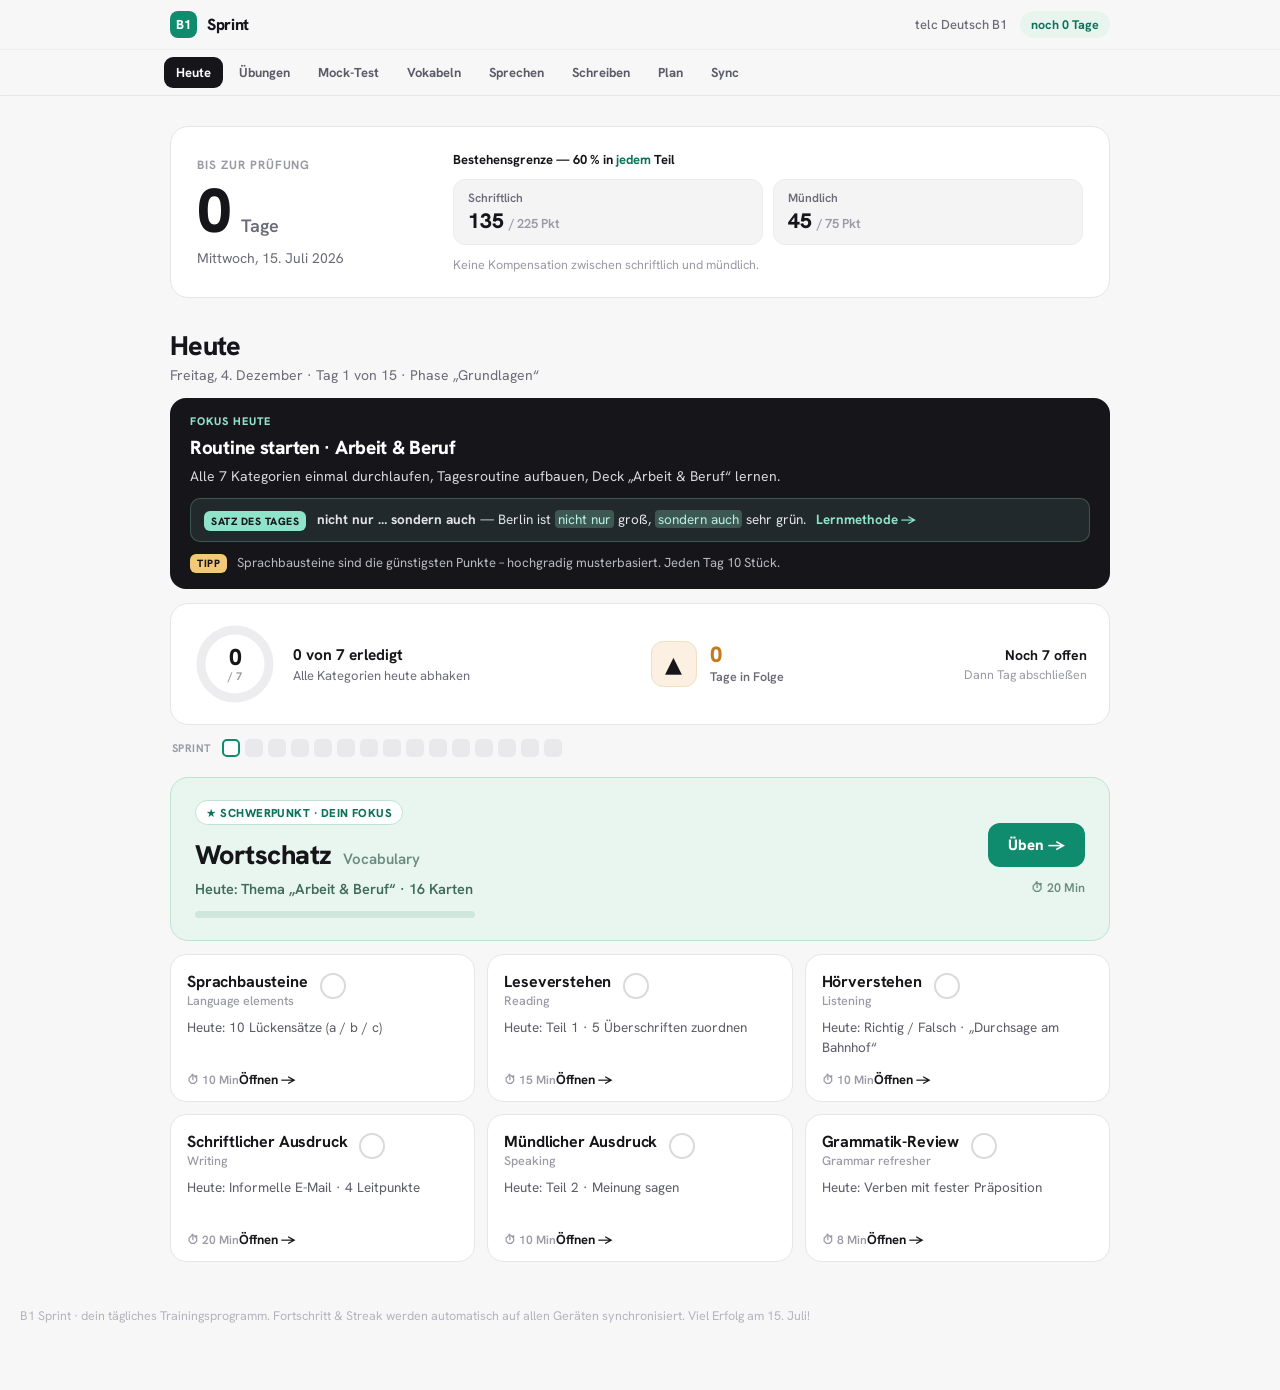
<file: app/index.html>
<!DOCTYPE html>
<html lang="de">
<head>
<meta charset="utf-8">
<meta name="viewport" content="width=device-width, initial-scale=1">
<title>B1 Sprint — telc Deutsch B1 Trainer</title>
<link rel="preconnect" href="https://fonts.googleapis.com">
<link rel="preconnect" href="https://fonts.gstatic.com" crossorigin>
<link href="https://fonts.googleapis.com/css2?family=Hanken+Grotesk:wght@400;500;600;700;800&display=swap" rel="stylesheet">
<link rel="stylesheet" href="./styles.css">
</head>
<body>
<div id="root"></div>
<script type="module" src="./app.js"></script>
</body>
</html>
</file>
<file: app/styles.css>
*{box-sizing:border-box}
html,body{margin:0;padding:0;background:#F7F7F8}
body{font-family:'Hanken Grotesk',system-ui,-apple-system,sans-serif;color:#15151A;-webkit-font-smoothing:antialiased;text-rendering:optimizeLegibility}
button{font-family:inherit;cursor:pointer;border:none;background:none;color:inherit;touch-action:manipulation}
*{-webkit-tap-highlight-color:transparent}
textarea,input,select{font-family:inherit}
::selection{background:#CDEBE1}
h1,h2,h3,p{margin:0}

@keyframes b1fade{from{opacity:0;transform:translateY(8px)}to{opacity:1;transform:none}}
@keyframes b1pop{0%{transform:translateX(-50%) scale(.9);opacity:0}55%{transform:translateX(-50%) scale(1.04)}100%{transform:translateX(-50%) scale(1);opacity:1}}
@keyframes b1flip{from{transform:rotateY(0)}to{transform:rotateY(180deg)}}

.wrap{min-height:100vh;background:#F7F7F8;padding-bottom:64px}
.container{max-width:980px;margin:0 auto;padding-left:20px;padding-right:20px}

/* ---------------- header ---------------- */
.header{position:sticky;top:0;z-index:30;background:rgba(247,247,248,.82);backdrop-filter:saturate(1.4) blur(10px);border-bottom:1px solid #E6E6E8}
.header-inner{max-width:980px;margin:0 auto;padding:11px 20px;display:flex;align-items:center;justify-content:space-between;gap:16px}
.brand{display:flex;align-items:center;gap:10px}
.brand-badge{width:27px;height:27px;border-radius:8px;background:#0E8C6D;display:flex;align-items:center;justify-content:center;color:#fff;font-weight:800;font-size:13px;letter-spacing:-.02em}
.brand-name{font-weight:800;font-size:16px;letter-spacing:-.02em}
.header-right{display:flex;align-items:center;gap:13px}
.header-exam{font-size:13px;color:#6B6B78;font-weight:500}
.header-days{font-size:12.5px;font-weight:700;color:#0B7359;background:#E8F5EF;padding:5px 11px;border-radius:999px;font-variant-numeric:tabular-nums}
.nav-btn{font-size:13px;font-weight:700;color:#5C5C68;padding:7px 12px;border-radius:9px;white-space:nowrap;flex-shrink:0}
.nav-btn:hover{background:#ECECEE}
.nav-btn.active{background:#15151A;color:#fff}
.tabbar{border-top:1px solid #EFEFF1}
.tabbar-inner{max-width:980px;margin:0 auto;padding:7px 14px;display:flex;gap:4px;overflow-x:auto;scrollbar-width:none;-webkit-overflow-scrolling:touch}
.tabbar-inner::-webkit-scrollbar{display:none}

/* ---------------- hero ---------------- */
.hero{padding:30px 20px 6px}
.hero-card{background:#fff;border:1px solid #E6E6E8;border-radius:18px;padding:24px 26px;display:flex;flex-wrap:wrap;gap:26px;align-items:center;justify-content:space-between}
.eyebrow{font-size:12px;font-weight:700;letter-spacing:.08em;text-transform:uppercase;color:#9A9AA6}
.countdown-num{display:flex;align-items:baseline;gap:11px;margin-top:9px}
.countdown-num .n{font-size:62px;line-height:.92;font-weight:800;letter-spacing:-.03em;font-variant-numeric:tabular-nums}
.countdown-num .u{font-size:18px;font-weight:600;color:#6B6B78}
.countdown-date{margin-top:10px;font-size:14px;color:#6B6B78}
.threshold-title{font-size:13px;font-weight:700;color:#15151A}
.threshold-title em{font-style:normal;color:#0B7359}
.threshold-row{display:flex;gap:10px;flex-wrap:wrap}
.threshold-box{flex:1;min-width:130px;background:#F4F4F5;border:1px solid #ECECED;border-radius:12px;padding:10px 14px}
.threshold-label{font-size:12px;color:#6B6B78;font-weight:600}
.threshold-val{font-size:21px;font-weight:800;font-variant-numeric:tabular-nums;margin-top:1px}
.threshold-val .of{font-size:13px;color:#9A9AA6;font-weight:600}
.threshold-note{font-size:12.5px;color:#9A9AA6}

/* ---------------- heute section ---------------- */
.section{padding:24px 20px 10px}
.section-head{display:flex;align-items:flex-end;justify-content:space-between;gap:16px;margin-bottom:14px}
.section-title{margin:0;font-size:27px;font-weight:800;letter-spacing:-.025em}
.section-sub{font-size:14px;color:#6B6B78;margin-top:3px}

.status-card{background:#fff;border:1px solid #E6E6E8;border-radius:18px;padding:18px 22px;display:flex;flex-wrap:wrap;gap:24px;align-items:center;justify-content:space-between;margin-bottom:14px}
.status-left{display:flex;align-items:center;gap:16px}
.ring-wrap{position:relative;width:84px;height:84px;flex-shrink:0}
.ring-center{position:absolute;inset:0;display:flex;flex-direction:column;align-items:center;justify-content:center}
.ring-center .n{font-size:23px;font-weight:800;line-height:1;font-variant-numeric:tabular-nums}
.ring-center .t{font-size:11px;color:#9A9AA6;font-weight:700}
.status-pct{font-size:15.5px;font-weight:700}
.status-hint{font-size:13px;color:#6B6B78;margin-top:2px}
.streak-box{display:flex;align-items:center;gap:13px}
.streak-flame{width:46px;height:46px;border-radius:12px;background:#FBF0E2;border:1px solid #F2DEC0;display:flex;align-items:center;justify-content:center;font-size:22px}
.streak-n{font-size:22px;font-weight:800;line-height:1;font-variant-numeric:tabular-nums;color:#C7791F}
.streak-label{font-size:12.5px;color:#6B6B78;font-weight:600;margin-top:2px}
.finish-btn{background:#0E8C6D;color:#fff;font-weight:800;font-size:15px;padding:13px 22px;border-radius:13px;box-shadow:0 10px 24px -10px rgba(14,140,109,.6);animation:b1fade .3s}
.finish-btn:hover{background:#0c7e62}
.remaining-hint{text-align:right}
.remaining-hint .r{font-size:14px;font-weight:700;color:#15151A}
.remaining-hint .h{font-size:12.5px;color:#9A9AA6;margin-top:2px}

.runway{display:flex;align-items:center;gap:5px;margin:0 2px 20px;flex-wrap:wrap}
.runway-label{font-size:11px;color:#9A9AA6;font-weight:700;letter-spacing:.04em;text-transform:uppercase;margin-right:6px}
.runway-cell{width:18px;height:18px;border-radius:5px;display:inline-flex;align-items:center;justify-content:center;color:#fff;font-size:11px;font-weight:800}
.runway-cell.done{background:#0E8C6D}
.runway-cell.today{background:#fff;border:2px solid #0E8C6D}
.runway-cell.future{background:#E9E9EC}
.runway-cell.missed{background:#F4DCC9;border:1px solid #E9C4A3}

.hero-cat{width:100%;text-align:left;background:#E9F6F0;border:1px solid #BEE3D4;border-radius:18px;padding:22px 24px;display:flex;flex-wrap:wrap;gap:20px;align-items:center;justify-content:space-between;margin-bottom:13px;transition:box-shadow .15s,transform .1s}
.hero-cat:hover{box-shadow:0 12px 30px -16px rgba(14,140,109,.5)}
.hero-cat-main{min-width:240px;flex:1}
.hero-tag{display:inline-flex;align-items:center;gap:7px;background:#fff;border:1px solid #BEE3D4;color:#0B7359;font-size:11.5px;font-weight:800;letter-spacing:.04em;text-transform:uppercase;padding:4px 10px;border-radius:999px}
.hero-title-row{display:flex;align-items:baseline;gap:11px;margin-top:12px}
.hero-title-row .de{font-size:27px;font-weight:800;letter-spacing:-.02em}
.hero-title-row .en{font-size:15px;color:#6B8B80;font-weight:600}
.hero-task{font-size:14.5px;color:#3F6B5C;margin-top:7px;font-weight:600}
.hero-bar{margin-top:13px;height:7px;background:#CDE7DC;border-radius:999px;overflow:hidden;max-width:280px}
.hero-bar-fill{height:100%;background:#0E8C6D;border-radius:999px;transition:width .4s}
.hero-cat-side{display:flex;flex-direction:column;align-items:flex-end;gap:12px}
.hero-done{display:flex;align-items:center;gap:7px;color:#0B7359;font-weight:800;font-size:14px}
.hero-done .tick{width:24px;height:24px;border-radius:50%;background:#0E8C6D;color:#fff;display:inline-flex;align-items:center;justify-content:center;font-size:13px}
.hero-open-btn{background:#0E8C6D;color:#fff;font-weight:800;font-size:15px;padding:12px 20px;border-radius:12px}
.hero-time{font-size:12.5px;color:#6B8B80;font-weight:600}

.cat-grid{display:grid;grid-template-columns:repeat(auto-fit,minmax(232px,1fr));gap:12px}
.cat-card{text-align:left;background:#fff;border:1px solid #E6E6E8;border-radius:16px;padding:16px 16px 13px;display:flex;flex-direction:column;gap:9px;min-height:148px;transition:border-color .15s,box-shadow .15s;width:100%}
.cat-card:hover{border-color:#C9C9CE;box-shadow:0 8px 22px -14px rgba(0,0,0,.22)}
.cat-card-top{display:flex;align-items:flex-start;justify-content:space-between;gap:10px}
.cat-card-de{font-size:16px;font-weight:700;letter-spacing:-.01em}
.cat-card-en{font-size:12.5px;color:#9A9AA6;font-weight:500}
.cat-toggle{flex-shrink:0;padding:2px}
.cat-toggle .on{display:flex;width:26px;height:26px;border-radius:50%;background:#0E8C6D;color:#fff;align-items:center;justify-content:center;font-size:14px;font-weight:800}
.cat-toggle .off{display:block;width:26px;height:26px;border-radius:50%;border:2px solid #D9D9DE}
.cat-card-task{font-size:13.5px;color:#5C5C68;line-height:1.45;flex:1}
.cat-card-bottom{display:flex;align-items:center;justify-content:space-between;margin-top:2px}
.cat-card-time{font-size:12px;color:#9A9AA6;font-weight:600}
.cat-card-done{font-size:13px;font-weight:700;color:#0B7359}
.cat-card-open{font-size:13px;font-weight:700;color:#15151A}

/* ---------------- Übungen library ---------------- */
.lib-group{margin-bottom:22px}
.lib-group-title{font-size:15px;font-weight:800;letter-spacing:-.01em;margin-bottom:10px;display:flex;align-items:center;gap:8px}
.lib-count{font-size:11.5px;font-weight:700;color:#9A9AA6;background:#F0F0F2;border-radius:999px;padding:2px 8px}
.lib-grid{display:grid;grid-template-columns:repeat(auto-fill,minmax(230px,1fr));gap:10px}
.lib-card{text-align:left;background:#fff;border:1px solid #E6E6E8;border-radius:14px;padding:13px 15px;display:flex;flex-direction:column;gap:10px;min-height:84px;transition:border-color .15s,box-shadow .15s;width:100%}
.lib-card:hover{border-color:#C9C9CE;box-shadow:0 8px 22px -14px rgba(0,0,0,.22)}
.lib-card-top{display:flex;align-items:flex-start;justify-content:space-between;gap:8px}
.lib-title{font-size:14px;font-weight:700;line-height:1.3}
.lib-real{flex-shrink:0;font-size:10.5px;font-weight:800;color:#0B7359;background:#E8F5EF;border:1px solid #BEE3D4;padding:2px 7px;border-radius:999px;white-space:nowrap}
.lib-real.own{color:#8A5A12;background:#FBF1E2;border-color:#F2DEC0}
.lib-card-bottom{display:flex;align-items:center;justify-content:space-between;gap:8px;margin-top:auto}
.lib-score{font-size:12px;font-weight:800;padding:3px 9px;border-radius:999px}
.lib-score.neu{background:#F0F0F2;color:#9A9AA6}
.lib-score.part{background:#FBF1E2;color:#B4632A}
.lib-score.full{background:#E8F5EF;color:#0B7359}
.lib-open{font-size:12.5px;font-weight:700;color:#15151A}

/* ---------------- focus banner (today's plan) ---------------- */
.focus-banner{background:#15151A;color:#fff;border-radius:16px;padding:16px 20px;margin-bottom:14px}
.focus-top{display:flex;align-items:center;justify-content:space-between;gap:12px}
.focus-eyebrow{font-size:11px;font-weight:800;letter-spacing:.09em;text-transform:uppercase;color:#8FE3C8}
.focus-flag{font-size:11.5px;font-weight:800;background:rgba(143,227,200,.16);color:#8FE3C8;padding:4px 11px;border-radius:999px}
.focus-title{font-size:19px;font-weight:800;letter-spacing:-.015em;margin-top:7px}
.focus-goal{font-size:14px;line-height:1.5;color:#D7D7DD;margin-top:6px}
.focus-paper{font-size:13px;line-height:1.5;color:#E4E4EA;margin-top:11px;background:rgba(255,255,255,.06);border:1px solid rgba(143,227,200,.2);border-radius:10px;padding:9px 12px}
.focus-paper-label{display:inline-block;font-size:10.5px;font-weight:800;text-transform:uppercase;letter-spacing:.05em;color:#15151A;background:#8FE3C8;padding:2px 7px;border-radius:6px;margin-right:7px;vertical-align:middle}
.focus-tip{font-size:13px;line-height:1.5;color:#B9B9C2;margin-top:11px}
.focus-tip-label{display:inline-block;font-size:10.5px;font-weight:800;text-transform:uppercase;letter-spacing:.05em;color:#15151A;background:#F2C879;padding:2px 7px;border-radius:6px;margin-right:7px;vertical-align:middle}

/* ---------------- 15-day plan ---------------- */
.plan-list{display:flex;flex-direction:column;gap:10px}
.plan-day{display:flex;gap:16px;background:#fff;border:1px solid #E6E6E8;border-radius:16px;padding:16px 18px}
.plan-day.today{border-color:#0E8C6D;box-shadow:0 10px 26px -16px rgba(14,140,109,.5);background:#F4FBF8}
.plan-day.done{background:#FBFBFC}
.plan-day.done .plan-day-body{opacity:.72}
.plan-day-rail{flex-shrink:0;width:64px;text-align:center;border-right:1px solid #EFEFF1;padding-right:14px}
.plan-day-num{font-size:26px;font-weight:800;line-height:1;letter-spacing:-.03em;font-variant-numeric:tabular-nums}
.plan-day.today .plan-day-num{color:#0B7359}
.plan-day-date{font-size:11.5px;color:#9A9AA6;font-weight:600;margin-top:5px}
.plan-day-body{flex:1;min-width:0}
.plan-day-head{display:flex;align-items:flex-start;justify-content:space-between;gap:12px}
.plan-phase{display:inline-block;font-size:10.5px;font-weight:800;text-transform:uppercase;letter-spacing:.05em;color:#0B7359;background:#E8F5EF;padding:2px 8px;border-radius:6px;margin-right:9px;vertical-align:middle}
.plan-focus{font-size:16px;font-weight:800;letter-spacing:-.01em}
.plan-badge{flex-shrink:0;font-size:11px;font-weight:800;padding:3px 10px;border-radius:999px}
.plan-badge.done{background:#E8F5EF;color:#0B7359}
.plan-badge.today{background:#0E8C6D;color:#fff}
.plan-badge.missed{background:#F4DCC9;color:#B4632A}
.plan-day-goal{font-size:13.5px;line-height:1.5;color:#4A4A54;margin-top:8px}
.plan-day-paper{font-size:13px;line-height:1.5;color:#33333B;margin-top:10px;background:#E9F6F0;border:1px solid #BEE3D4;border-radius:10px;padding:9px 12px}
.plan-paper-tag{display:inline-block;font-size:10.5px;font-weight:800;color:#0B7359;background:#fff;border:1px solid #BEE3D4;padding:2px 8px;border-radius:6px;margin-right:8px;vertical-align:middle;white-space:nowrap}
.paper-legend{display:flex;flex-direction:column;gap:8px}
.paper-legend-item{display:flex;align-items:center;gap:4px;flex-wrap:wrap}
.paper-legend-full{font-size:13px;color:#5C5C68}
.plan-chips{display:flex;flex-wrap:wrap;gap:6px;margin-top:11px}
.plan-chip{font-size:11.5px;font-weight:600;color:#5C5C68;background:#F4F4F5;border:1px solid #ECECED;padding:4px 9px;border-radius:8px}
.plan-day-tip{font-size:12.5px;line-height:1.5;color:#6B6B78;margin-top:11px}
.plan-day-tip .focus-tip-label{background:#F2E4C0;color:#8A5A12}

/* ---------------- supporting sections ---------------- */
.sub-nav{display:flex;gap:6px;flex-wrap:wrap;margin-bottom:16px}

.helper-card{background:#fff;border:1px solid #E6E6E8;border-radius:18px;padding:22px 24px;margin-bottom:16px}
.helper-title{font-size:19px;font-weight:800;letter-spacing:-.015em;margin-bottom:4px}
.helper-sub{font-size:13.5px;color:#6B6B78;margin-bottom:16px}
.template-list{display:flex;flex-direction:column;gap:10px}
.template-row{display:flex;gap:14px;padding:12px 14px;background:#F7F7F8;border-radius:12px;align-items:flex-start}
.template-step{flex-shrink:0;width:96px;font-size:12px;font-weight:800;color:#0B7359;text-transform:uppercase;letter-spacing:.03em;padding-top:2px}
.template-body .de{font-size:14.5px;font-weight:600}
.template-body .note{font-size:12.5px;color:#9A9AA6;margin-top:3px}

.bank-grid{display:grid;grid-template-columns:repeat(auto-fit,minmax(240px,1fr));gap:14px;margin-top:6px}
.bank-group{background:#F7F7F8;border-radius:14px;padding:14px 16px}
.bank-group-title{font-size:12.5px;font-weight:800;color:#0B7359;text-transform:uppercase;letter-spacing:.03em;margin-bottom:8px}
.bank-phrase{font-size:14px;color:#3A3A42;line-height:1.7}

.checklist{display:flex;flex-direction:column;gap:8px;margin-top:16px}
.checklist-item{display:flex;align-items:flex-start;gap:10px;padding:11px 13px;background:#F7F7F8;border-radius:11px;text-align:left;width:100%}
.checklist-item.checked{background:#E9F6F0}
.check-box{width:20px;height:20px;border-radius:6px;border:2px solid #D9D9DE;flex-shrink:0;margin-top:1px;display:flex;align-items:center;justify-content:center;font-size:12px;font-weight:800;color:#fff}
.checklist-item.checked .check-box{background:#0E8C6D;border-color:#0E8C6D}
.checklist-text{font-size:14px;color:#3A3A42;line-height:1.4}

/* ---------------- mock test log ---------------- */
.mock-form{display:grid;grid-template-columns:repeat(auto-fit,minmax(150px,1fr));gap:12px;margin-bottom:16px}
.mock-field label{font-size:12px;font-weight:700;color:#6B6B78;display:block;margin-bottom:5px}
.mock-field input{width:100%;padding:9px 11px;border:1px solid #E0E0E3;border-radius:10px;font-size:14px;font-variant-numeric:tabular-nums}
.mock-field input:focus{outline:2px solid #0E8C6D;outline-offset:1px;border-color:#0E8C6D}
.mock-add-btn{background:#15151A;color:#fff;font-weight:700;font-size:14px;padding:11px 18px;border-radius:11px}
.mock-add-btn:hover{background:#2c2c33}
.mock-table{width:100%;border-collapse:collapse;margin-top:8px;font-size:13.5px}
.mock-table th{text-align:left;font-size:11.5px;color:#9A9AA6;font-weight:700;text-transform:uppercase;letter-spacing:.03em;padding:0 10px 8px}
.mock-table td{padding:10px;border-top:1px solid #EFEFF1}
.pill{display:inline-flex;align-items:center;gap:4px;font-size:12px;font-weight:800;padding:3px 9px;border-radius:999px}
.pill.pass{background:#E8F5EF;color:#0B7359}
.pill.fail{background:#FBEAE7;color:#C4432E}
.mock-empty{font-size:13.5px;color:#9A9AA6;padding:10px 2px}
.del-btn{color:#9A9AA6;font-size:12px;font-weight:700}
.del-btn:hover{color:#C4432E}

/* ---------------- focus chunk (Satz des Tages) ---------------- */
.focus-chunk{font-size:13.5px;line-height:1.55;color:#E4E4EA;margin-top:11px;background:rgba(143,227,200,.1);border:1px solid rgba(143,227,200,.25);border-radius:10px;padding:10px 13px}
.focus-chunk mark{background:rgba(143,227,200,.25);color:#B7F0DC;border-radius:4px;padding:0 3px}
.focus-chunk-label{display:inline-block;font-size:10.5px;font-weight:800;text-transform:uppercase;letter-spacing:.05em;color:#15151A;background:#8FE3C8;padding:2px 7px;border-radius:6px;margin-right:7px;vertical-align:middle}
.focus-chunk-link{color:#8FE3C8;font-weight:700;text-decoration:none;white-space:nowrap}
.focus-chunk-link:hover{text-decoration:underline}

/* ---------------- Sprechhilfe: Strategie & Konnektoren ---------------- */
.strat-grid{display:grid;grid-template-columns:repeat(auto-fit,minmax(260px,1fr));gap:14px}
.strat-block{background:#F7F7F8;border-radius:14px;padding:14px 16px}
.strat-title{font-size:13.5px;font-weight:800;color:#0B7359;margin-bottom:9px}
.strat-tip{font-size:13.5px;line-height:1.55;color:#3A3A42;margin-bottom:7px}
.kon-row{padding:14px 2px;border-top:1px solid #EFEFF1}
.kon-row:first-of-type{border-top:none}
.kon-head{display:flex;align-items:baseline;gap:10px;flex-wrap:wrap;margin-bottom:6px}
.kon-frame{font-size:15.5px;font-weight:800;letter-spacing:-.01em;color:#15151A;background:#E9F6F0;border:1px solid #BEE3D4;padding:3px 10px;border-radius:8px}
.kon-en{font-size:12.5px;color:#9A9AA6;font-weight:600}
.kon-ex{font-size:14.5px;line-height:1.6;color:#33333B;margin-bottom:5px}
.kon-ex mark,.muster-body mark{background:#DCF3E9;color:#0B7359;font-weight:700;border-radius:4px;padding:0 3px}
.kon-use{font-size:12.5px;line-height:1.5;color:#6B6B78}
.lern-steps{margin:0;padding-left:20px;display:flex;flex-direction:column;gap:8px;font-size:14px;line-height:1.55;color:#3A3A42}
.lern-plan{display:flex;flex-wrap:wrap;gap:6px;margin-top:14px}
.lern-tag{display:inline-flex;align-items:center;gap:7px;font-size:12px;font-weight:700;color:#5C5C68;background:#F4F4F5;border:1px solid #ECECED;padding:5px 10px;border-radius:999px}
.lern-tag.today{background:#0E8C6D;border-color:#0E8C6D;color:#fff}
.lern-tag-n{font-size:10.5px;font-weight:800;color:#9A9AA6;background:#fff;border-radius:999px;width:17px;height:17px;display:inline-flex;align-items:center;justify-content:center}
.lern-tag.today .lern-tag-n{color:#0B7359}

/* ---------------- Muster-E-Mail ---------------- */
.muster-body{background:#F7F7F8;border:1px solid #ECECED;border-radius:14px;padding:18px 20px;font-size:14.5px;line-height:1.75;color:#26262E}
.muster-body p{margin:0 0 12px}
.muster-body p:last-child{margin-bottom:0}
.lp-badge{display:inline-block;font-size:10.5px;font-weight:800;color:#8A5A12;background:#FBF1E2;border:1px solid #F2DEC0;padding:1px 8px;border-radius:999px;vertical-align:middle;white-space:nowrap}

/* ---------------- Vokabeln (reflexive Verben) ---------------- */
.vok-group{border:1px solid #ECECED;border-radius:14px;margin-bottom:12px;overflow:hidden}
.vok-summary{cursor:pointer;padding:14px 16px;font-size:15px;font-weight:800;letter-spacing:-.01em;background:#F7F7F8;display:flex;align-items:center;gap:10px;list-style:none}
.vok-summary::-webkit-details-marker{display:none}
.vok-summary::before{content:"▸";color:#0E8C6D;font-size:13px;transition:transform .15s}
.vok-group[open] .vok-summary::before{transform:rotate(90deg)}
.vok-note{font-size:12.5px;color:#6B6B78;line-height:1.5;padding:10px 16px;background:#FDFDFD;border-bottom:1px solid #F2F2F4}
.vok-list{display:flex;flex-direction:column}
.vok-row{display:grid;grid-template-columns:minmax(180px,1fr) minmax(140px,.8fr) 1.4fr;gap:6px 16px;align-items:baseline;padding:10px 16px;border-top:1px solid #F2F2F4}
.vok-de{font-size:14px;font-weight:700}
.vok-en{font-size:13px;color:#6B6B78}
.vok-ex{font-size:13px;color:#8A8A96;font-style:italic}
@media (max-width:720px){ .vok-row{grid-template-columns:1fr 1fr} .vok-ex{grid-column:1 / -1} }

/* ---------------- sync ---------------- */
.sync-status-row{display:flex;align-items:center;gap:9px;margin-bottom:14px;font-size:14px;font-weight:700}
.sync-dot{width:10px;height:10px;border-radius:50%;background:#C9C9CE;flex-shrink:0}
.sync-dot.on{background:#0E8C6D;box-shadow:0 0 0 3px rgba(14,140,109,.18)}
.sync-status{font-size:12.5px;font-weight:600;color:#9A9AA6;margin-left:auto;font-variant-numeric:tabular-nums}
.sync-form{display:grid;grid-template-columns:1fr 1fr;gap:12px;margin-bottom:14px}
.sync-form .mock-field:last-child{grid-column:1 / -1}
.sync-actions{display:flex;flex-wrap:wrap;gap:10px;align-items:center}
.sync-help{font-size:12.5px;color:#6B6B78;line-height:1.6;margin-top:16px;background:#F7F7F8;padding:12px 14px;border-radius:11px}
.sync-help code{background:#ECECEE;padding:1px 5px;border-radius:5px;font-size:12px}
@media (max-width:600px){ .sync-form{grid-template-columns:1fr} }

/* ---------------- mock test ---------------- */
.mock-start-card{display:flex;align-items:center;justify-content:space-between;gap:16px;flex-wrap:wrap}
.mock-start-title{font-size:17px;font-weight:800;letter-spacing:-.01em}
.mock-start-sub{font-size:13px;color:#6B6B78;margin-top:3px}
.mock-modal{max-width:720px}
.mock-timer-wrap{font-size:13px;font-weight:700;color:#0B7359;background:#E8F5EF;padding:5px 11px;border-radius:999px;font-variant-numeric:tabular-nums}
.mock-progressbar{height:6px;background:#EDEDEF;border-radius:999px;overflow:hidden;margin-bottom:18px}
.mock-progressbar-fill{height:100%;background:#0E8C6D;border-radius:999px;transition:width .3s}
.mock-nav{display:flex;align-items:center;justify-content:space-between;gap:12px;margin-top:22px;padding-top:18px;border-top:1px solid #EFEFF1}
.mock-result-big{display:flex;flex-direction:column;align-items:center;gap:4px;padding:22px;border-radius:16px;margin-bottom:14px}
.mock-result-big.pass{background:#E9F6F0;border:1px solid #BEE3D4}
.mock-result-big.fail{background:#FBEEE9;border:1px solid #F1CDBF}
.mrb-pct{font-size:52px;font-weight:800;line-height:1;letter-spacing:-.03em;font-variant-numeric:tabular-nums}
.mock-result-big.pass .mrb-pct{color:#0B7359}
.mock-result-big.fail .mrb-pct{color:#C4432E}
.mrb-sub{font-size:13.5px;color:#6B6B78;font-weight:600}
.mock-result-verdict{text-align:center;font-size:15px;font-weight:800;margin-bottom:16px}
.mock-result-verdict.pass{color:#0B7359}
.mock-result-verdict.fail{color:#C4432E}
.mock-res-table{display:flex;flex-direction:column;gap:2px}
.mock-res-row{display:grid;grid-template-columns:1fr auto auto;align-items:center;gap:12px;padding:12px 4px;border-top:1px solid #EFEFF1}
.mock-res-name{font-size:14.5px;font-weight:700}
.mock-res-pts{font-size:13px;color:#6B6B78;font-variant-numeric:tabular-nums}
.mock-note{font-size:12.5px;color:#9A9AA6;line-height:1.5;margin-top:14px;background:#F7F7F8;padding:11px 13px;border-radius:10px}

/* ---------------- modal ---------------- */
.overlay{position:fixed;inset:0;z-index:50;background:rgba(20,20,26,.34);display:flex;justify-content:center;align-items:flex-start;overflow:auto;padding:22px 14px;animation:b1fade .2s}
.modal{width:100%;max-width:720px;margin:auto;background:#fff;border:1px solid #E6E6E8;border-radius:18px;box-shadow:0 30px 70px -24px rgba(0,0,0,.45);overflow:hidden}
.modal-head{display:flex;align-items:center;justify-content:space-between;gap:12px;padding:16px 20px;border-bottom:1px solid #EFEFF1;position:sticky;top:0;background:#fff;z-index:2}
.modal-head-left{display:flex;align-items:center;gap:12px}
.back-btn{width:34px;height:34px;border-radius:9px;background:#F4F4F5;color:#15151A;font-size:17px;display:flex;align-items:center;justify-content:center}
.back-btn:hover{background:#E9E9EC}
.modal-title{font-size:17px;font-weight:800;letter-spacing:-.01em}
.modal-task{font-size:12.5px;color:#9A9AA6}
.modal-time{font-size:12px;color:#9A9AA6;font-weight:600}
.modal-body{padding:22px}
.mark-done-btn{background:#0E8C6D;color:#fff;font-weight:700;font-size:14px;padding:11px 18px;border-radius:11px}
.mark-done-btn:hover{background:#0c7e62}
.mark-done-btn[disabled]{background:#D9D9DE;color:#9A9AA6;cursor:default}
.mark-done-btn.secondary{background:#F4F4F5;color:#15151A}
.mark-done-btn.secondary:hover{background:#E9E9EC}

.src-tag{display:inline-flex;align-items:center;gap:7px;font-size:11.5px;font-weight:800;color:#0B7359;background:#E8F5EF;border:1px solid #BEE3D4;padding:5px 11px;border-radius:999px;margin-bottom:14px}
.src-dot{color:#0E8C6D;font-size:9px}
.ex-intro{font-size:14px;color:#6B6B78;line-height:1.55;margin-bottom:18px}
.ex-progress{font-size:12.5px;color:#9A9AA6;font-weight:700;margin-bottom:14px}

/* flashcards */
.flash-stage{display:flex;flex-direction:column;align-items:center;gap:16px}
.flash-card{width:100%;max-width:460px;height:230px;perspective:1200px}
.flash-card-inner{position:relative;width:100%;height:100%;transition:transform .45s cubic-bezier(.4,0,.2,1);transform-style:preserve-3d;cursor:pointer}
.flash-card-inner.flipped{transform:rotateY(180deg)}
.flash-face{position:absolute;inset:0;backface-visibility:hidden;border-radius:18px;border:1px solid #E6E6E8;display:flex;flex-direction:column;align-items:center;justify-content:center;padding:24px;text-align:center;gap:10px}
.flash-face.front{background:#F7F7F8}
.flash-face.back{background:#E9F6F0;border-color:#BEE3D4;transform:rotateY(180deg)}
.flash-word{font-size:26px;font-weight:800;letter-spacing:-.02em}
.flash-hint{font-size:12.5px;color:#9A9AA6;font-weight:600}
.flash-en{font-size:19px;font-weight:700;color:#0B7359}
.flash-ex{font-size:14px;color:#3F6B5C;line-height:1.5;max-width:380px}
.flash-actions{display:flex;gap:10px;width:100%;max-width:460px}
.flash-btn{flex:1;padding:13px;border-radius:13px;font-weight:800;font-size:14.5px;text-align:center}
.flash-btn.review{background:#FBEAE7;color:#C4432E}
.flash-btn.review:hover{background:#F6D9D4}
.flash-btn.known{background:#0E8C6D;color:#fff}
.flash-btn.known:hover{background:#0c7e62}
.flash-tally{display:flex;gap:16px;font-size:13px;color:#6B6B78;font-weight:600}
.flash-tally .known-n{color:#0B7359;font-weight:800}
.flash-tally .review-n{color:#C4432E;font-weight:800}
.flash-done{text-align:center;padding:20px 10px}
.flash-done .big{font-size:20px;font-weight:800;margin-bottom:6px}

/* gap fill / mc question */
.q-block{margin-bottom:20px;padding-bottom:20px;border-bottom:1px solid #EFEFF1}
.q-block:last-of-type{border-bottom:none}
.q-num{font-size:12px;font-weight:800;color:#9A9AA6;margin-bottom:6px}
.q-text{font-size:15.5px;font-weight:600;line-height:1.5;margin-bottom:12px}
.q-options{display:flex;flex-wrap:wrap;gap:8px}
.opt-btn{padding:9px 15px;border-radius:10px;border:1.5px solid #E0E0E3;font-size:14px;font-weight:600;background:#fff}
.opt-btn:hover{border-color:#C9C9CE}
.opt-btn.selected{border-color:#15151A;background:#15151A;color:#fff}
.opt-btn.correct{border-color:#0E8C6D;background:#E8F5EF;color:#0B7359}
.opt-btn.incorrect{border-color:#E37B63;background:#FBEAE7;color:#C4432E}
.q-hint{font-size:12.5px;color:#0B7359;margin-top:8px;background:#E8F5EF;padding:8px 11px;border-radius:9px;display:inline-block}

/* reading passage — full height, the modal itself scrolls (a capped inner
   scrollbox is invisible on macOS and reads as abgeschnittener Text) */
.passage{background:#F7F7F8;border-radius:14px;padding:16px 18px;font-size:14.5px;line-height:1.7;color:#33333B;white-space:pre-line;margin-bottom:20px}
.match-row{display:flex;gap:12px;align-items:flex-start;padding:12px 0;border-bottom:1px solid #EFEFF1}
.match-row:last-child{border-bottom:none}
.match-n{flex-shrink:0;width:24px;height:24px;border-radius:50%;background:#F4F4F5;font-size:12px;font-weight:800;display:flex;align-items:center;justify-content:center}
.match-text{flex:1;font-size:14px;line-height:1.5}
.match-select{display:flex;flex-wrap:wrap;gap:6px}
.chip-btn{width:32px;height:32px;border-radius:9px;border:1.5px solid #E0E0E3;font-size:13px;font-weight:800;background:#fff}
.chip-btn:hover{border-color:#C9C9CE}
.chip-btn.selected{border-color:#15151A;background:#15151A;color:#fff}
.chip-btn.correct{border-color:#0E8C6D;background:#E8F5EF;color:#0B7359}
.chip-btn.incorrect{border-color:#E37B63;background:#FBEAE7;color:#C4432E}
.ad-list{display:flex;flex-direction:column;gap:6px;margin:0 0 20px}
.ad-item{display:flex;gap:10px;font-size:13px;line-height:1.5;padding:9px 12px;background:#F7F7F8;border-radius:10px}
.ad-id{font-weight:800;color:#6B6B78;flex-shrink:0}
.legend-title{font-size:13px;font-weight:800;margin-bottom:8px}
.match-echo{font-size:12.5px;line-height:1.45;color:#6B6B78;margin-top:7px;background:#F7F7F8;border-radius:8px;padding:6px 10px}
.match-echo.right{background:#E8F5EF;color:#0B7359}
.match-echo.wrong{background:#FBEAE7;color:#C4432E}

/* listening */
.tts-player{display:flex;align-items:center;gap:8px;flex-wrap:wrap;background:#F0F7F4;border:1px solid #CDE7DC;border-radius:13px;padding:10px 12px;margin-bottom:16px}
.tts-btn{font-size:13px;font-weight:800;padding:9px 14px;border-radius:10px;background:#fff;border:1.5px solid #BEE3D4;color:#0B7359;white-space:nowrap}
.tts-btn:hover{background:#E9F6F0}
.tts-btn.main{background:#0E8C6D;border-color:#0E8C6D;color:#fff}
.tts-btn.main:hover{background:#0c7e62}
.tts-btn.on{background:#0B7359;border-color:#0B7359;color:#fff}
.tts-live{font-size:12px;font-weight:700;color:#0B7359;font-variant-numeric:tabular-nums}
.tts-hint{font-size:12px;color:#5F7A6F;line-height:1.4;flex:1;min-width:140px}
.transcript-toggle{margin-bottom:16px}
.statement-row{display:flex;align-items:center;justify-content:space-between;gap:12px;padding:12px 0;border-bottom:1px solid #EFEFF1}
.statement-row:last-child{border-bottom:none}
.statement-text{font-size:14.5px;line-height:1.45;flex:1}
.rf-btns{display:flex;gap:8px;flex-shrink:0}
.rf-btn{width:64px;padding:8px 0;border-radius:9px;border:1.5px solid #E0E0E3;font-size:13px;font-weight:800;text-align:center;background:#fff}
.rf-btn.selected{border-color:#15151A;background:#15151A;color:#fff}
.rf-btn.correct{border-color:#0E8C6D;background:#E8F5EF;color:#0B7359}
.rf-btn.incorrect{border-color:#E37B63;background:#FBEAE7;color:#C4432E}

/* writing / speaking task */
.task-meta{display:flex;flex-wrap:wrap;gap:8px;margin-bottom:14px}
.task-badge{font-size:11.5px;font-weight:800;letter-spacing:.03em;text-transform:uppercase;padding:4px 10px;border-radius:999px;background:#F4F4F5;color:#6B6B78}
.recipient{font-size:14.5px;font-weight:700;font-style:italic;color:#3A3A42;margin-bottom:6px}
.situation{font-size:14.5px;line-height:1.6;color:#3A3A42;margin-bottom:16px}
.leitpunkte{display:flex;flex-direction:column;gap:8px;margin-bottom:18px}
.email-area{width:100%;min-height:180px;border:1px solid #E0E0E3;border-radius:12px;padding:14px;font-size:14.5px;line-height:1.6;resize:vertical}
.email-area:focus{outline:2px solid #0E8C6D;outline-offset:1px;border-color:#0E8C6D}
.helper-toggle{font-size:13px;font-weight:700;color:#0B7359;margin:14px 0}
.helper-toggle:hover{text-decoration:underline}
.cue-list{display:flex;flex-direction:column;gap:8px;margin-bottom:16px}
.cue-item{display:flex;gap:10px;font-size:14.5px;line-height:1.5;padding:10px 12px;background:#F7F7F8;border-radius:11px}
.cue-dot{color:#0E8C6D;font-weight:800;flex-shrink:0}

/* grammar */
.rule-box{background:#E9F6F0;border:1px solid #BEE3D4;border-radius:14px;padding:16px 18px;font-size:14px;line-height:1.6;color:#3F6B5C;margin-bottom:20px}

/* celebrate toast */
.celebrate-toast{position:fixed;left:50%;bottom:28px;z-index:60;background:#0E8C6D;color:#fff;padding:14px 24px;border-radius:14px;box-shadow:0 18px 44px -14px rgba(14,140,109,.6);font-weight:800;font-size:15px;animation:b1pop .45s;transform:translateX(-50%)}

.loading{padding:40px 20px;color:#9A9AA6;font-size:15px}
.footer-note{padding:34px 20px 0;font-size:12.5px;color:#B4B4BC;line-height:1.6}

@media (max-width:640px){
  .countdown-num .n{font-size:48px}
  .status-card{flex-direction:column;align-items:stretch}
  .streak-box{justify-content:space-between}
  .remaining-hint{text-align:left}

  /* iOS zooms into inputs with font-size < 16px — keep them at 16px on mobile */
  input,textarea,select{font-size:16px}

  /* tighter chrome so content gets the width */
  .section{padding:20px 14px 8px}
  .hero{padding:22px 14px 4px}
  .hero-card{padding:18px 16px}
  .container{padding-left:14px;padding-right:14px}
  .overlay{padding:8px 5px}
  .modal-body{padding:16px 12px}
  .modal-head{padding:13px 12px}

  /* matching tasks: stack text above the answer chips instead of squeezing */
  .match-row{flex-wrap:wrap}
  .match-text{flex-basis:calc(100% - 36px)}
  .match-select{width:100%;padding-left:36px}
  .chip-btn{width:38px;height:38px}

  /* Richtig/Falsch rows: statement on top, buttons full-width below */
  .statement-row{flex-wrap:wrap}
  .statement-text{flex-basis:100%}
  .rf-btns{width:100%}
  .rf-btn{flex:1;width:auto;padding:11px 0}

  /* bigger tap targets */
  .opt-btn{padding:11px 15px}
  .flash-btn{padding:15px}
  .cat-toggle .on,.cat-toggle .off{width:30px;height:30px}

  /* mock */
  .mock-nav{flex-wrap:wrap}
  .mock-nav .mark-done-btn{flex:1;text-align:center}
  .mock-table{display:block;overflow-x:auto;white-space:nowrap}
  .mock-start-card{align-items:stretch}
  .mock-start-card .finish-btn{width:100%;text-align:center}

  .hero-cat{padding:18px 16px}
  .hero-title-row .de{font-size:23px}
  .section-title{font-size:24px}
}

/* KI-Prüfer (Schreiben) */
.ai-panel{margin-top:18px;border:1px solid #ECECEE;border-radius:16px;padding:18px;background:#FCFCFD}
.ai-head{font-size:15px;font-weight:800;margin-bottom:10px}
.ai-sub{font-size:12.5px;font-weight:600;color:#9A9AA6;margin-left:6px}
.ai-desc{font-size:13.5px;line-height:1.55;color:#5C5C66;margin-bottom:12px}
.ai-key-row{display:flex;gap:8px}
.ai-key-input{flex:1;min-width:0;border:1px solid #D9D9DE;border-radius:11px;padding:10px 13px;font-size:14px;font-family:inherit}
.ai-key-input:focus{outline:none;border-color:#0E8C6D}
.ai-note{font-size:12px;color:#9A9AA6;line-height:1.5;margin-top:9px}
.ai-actions{display:flex;gap:8px;flex-wrap:wrap;align-items:center}
.ai-go[disabled]{background:#D9D9DE;box-shadow:none;color:#9A9AA6;cursor:default}
.ai-busy{display:flex;align-items:center;gap:10px;font-size:14px;color:#5C5C66;padding:6px 0}
.ai-spinner{width:16px;height:16px;border:2.5px solid #D9EFE7;border-top-color:#0E8C6D;border-radius:50%;flex-shrink:0;animation:aispin .8s linear infinite}
@keyframes aispin{to{transform:rotate(360deg)}}
.ai-error{font-size:13px;color:#B3402A;background:#FBEFEC;border-radius:10px;padding:9px 12px;margin-bottom:10px}

.ai-result{margin-top:16px;animation:b1fade .3s}
.ai-result-title{font-size:14px;font-weight:800;margin-bottom:8px}
.ai-tablewrap{overflow-x:auto;border:1px solid #ECECEE;border-radius:12px}
.ai-table{width:100%;border-collapse:collapse;font-size:13.5px}
.ai-table th{text-align:left;font-size:11.5px;text-transform:uppercase;letter-spacing:.04em;color:#9A9AA6;padding:9px 12px;background:#F7F7F8;white-space:nowrap}
.ai-table td{padding:10px 12px;border-top:1px solid #F0F0F2;vertical-align:top;line-height:1.5}
.ai-crit{font-weight:700;white-space:nowrap}
.ai-score{font-weight:800;white-space:nowrap}
.ai-score.s-top{color:#0E8C6D}
.ai-score.s-mid{color:#B07A18}
.ai-score.s-low{color:#B3402A}
.ai-fb{color:#5C5C66;min-width:210px}

.ai-off{margin-top:14px;border:1px solid #BEE3D4;background:#F2FAF7;border-radius:12px;padding:14px}
.ai-off-head{font-size:13.5px;font-weight:800;margin-bottom:11px;display:flex;justify-content:space-between;gap:8px;flex-wrap:wrap}
.ai-points{font-weight:800}
.ai-points.ok{color:#0E8C6D}
.ai-points.nope{color:#B3402A}
.ai-off-row{display:flex;gap:11px;margin-bottom:10px;align-items:flex-start}
.ai-grade{width:28px;height:28px;border-radius:9px;display:flex;align-items:center;justify-content:center;font-weight:800;font-size:14px;flex-shrink:0;color:#fff}
.ai-grade.gA{background:#0E8C6D}
.ai-grade.gB{background:#7AB648}
.ai-grade.gC{background:#D99A1B}
.ai-grade.gD{background:#C4442A}
.ai-off-name{font-size:13px;font-weight:700}
.ai-off-why{font-size:12.5px;color:#5C5C66;line-height:1.5}
.ai-off-comment{font-size:13px;color:#3F6B5C;line-height:1.55;border-top:1px solid #D9EFE7;padding-top:10px;margin-top:2px}

.ai-korr{margin-top:12px}
.ai-korr summary{font-size:13.5px;font-weight:700;color:#0E8C6D;cursor:pointer}
.ai-korr .passage{margin-top:10px}
.ai-tipps{display:flex;flex-direction:column;gap:8px;margin-top:12px}
</file>
